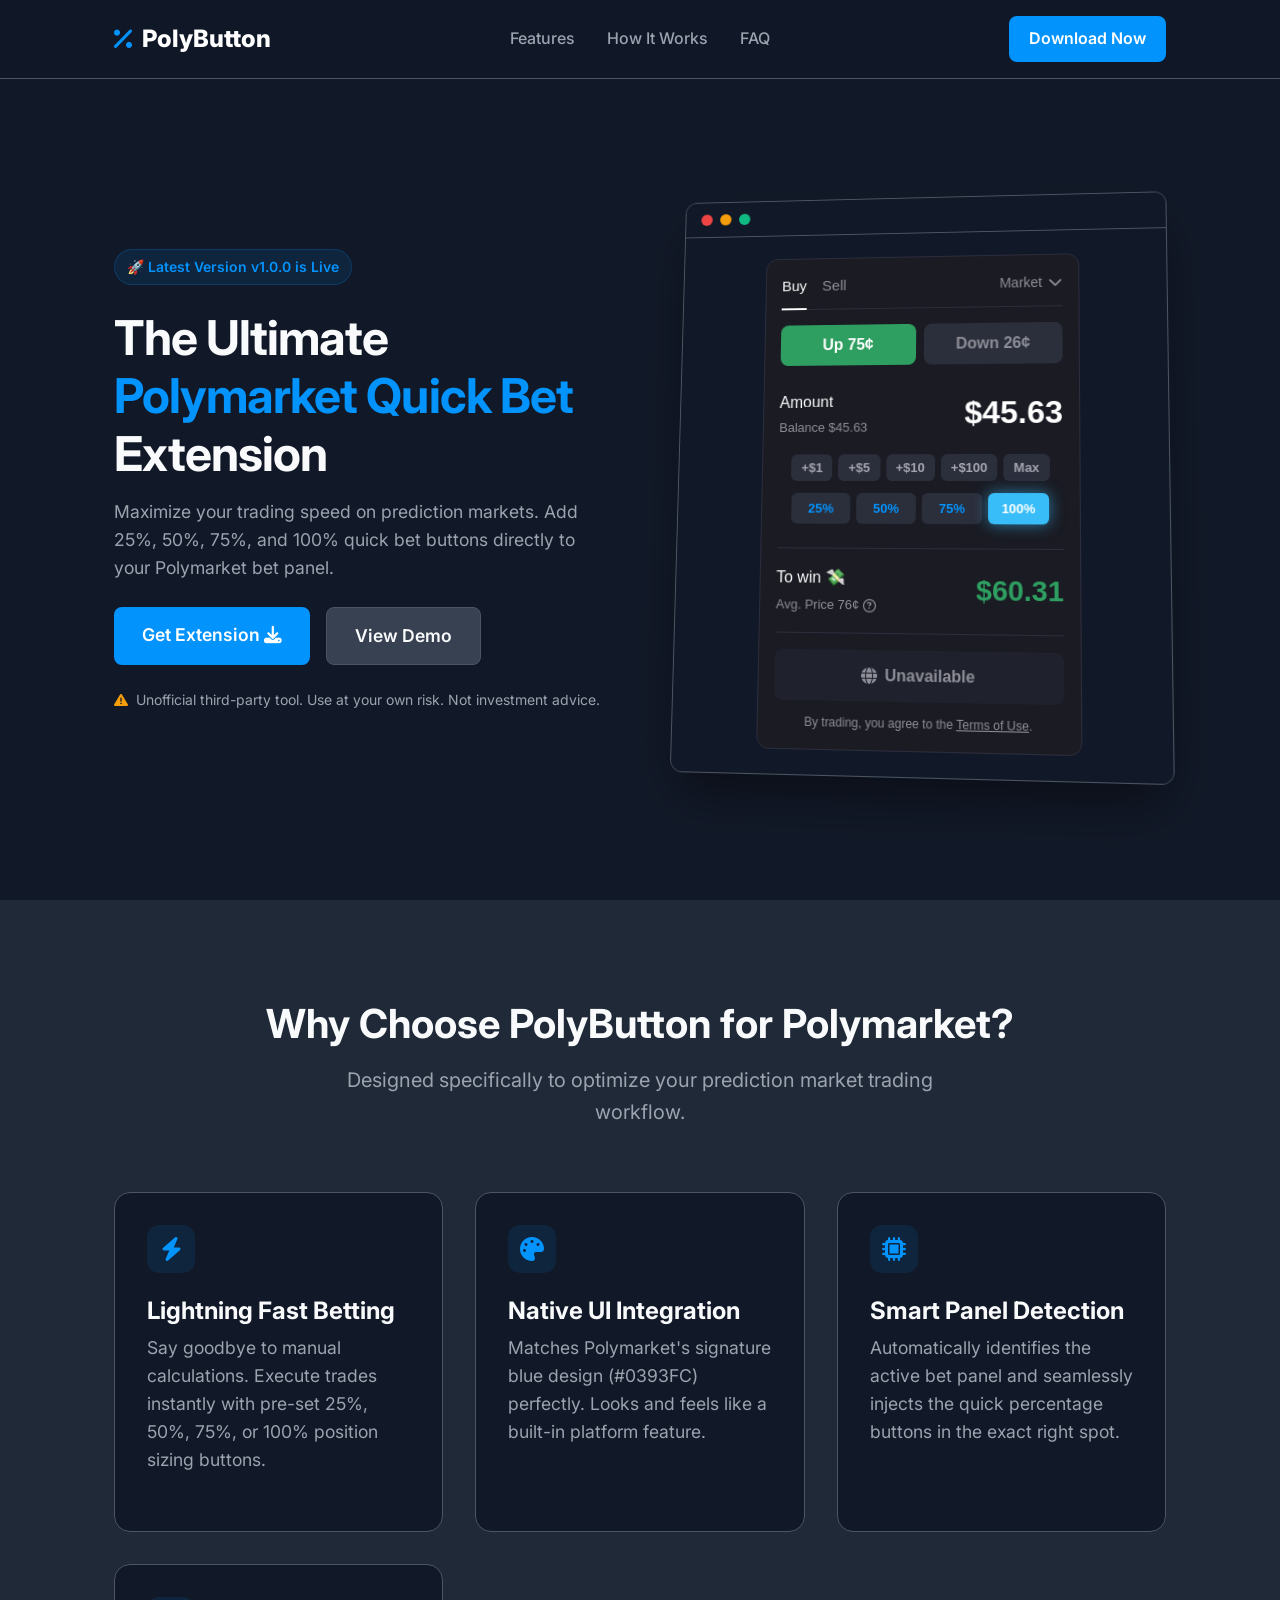
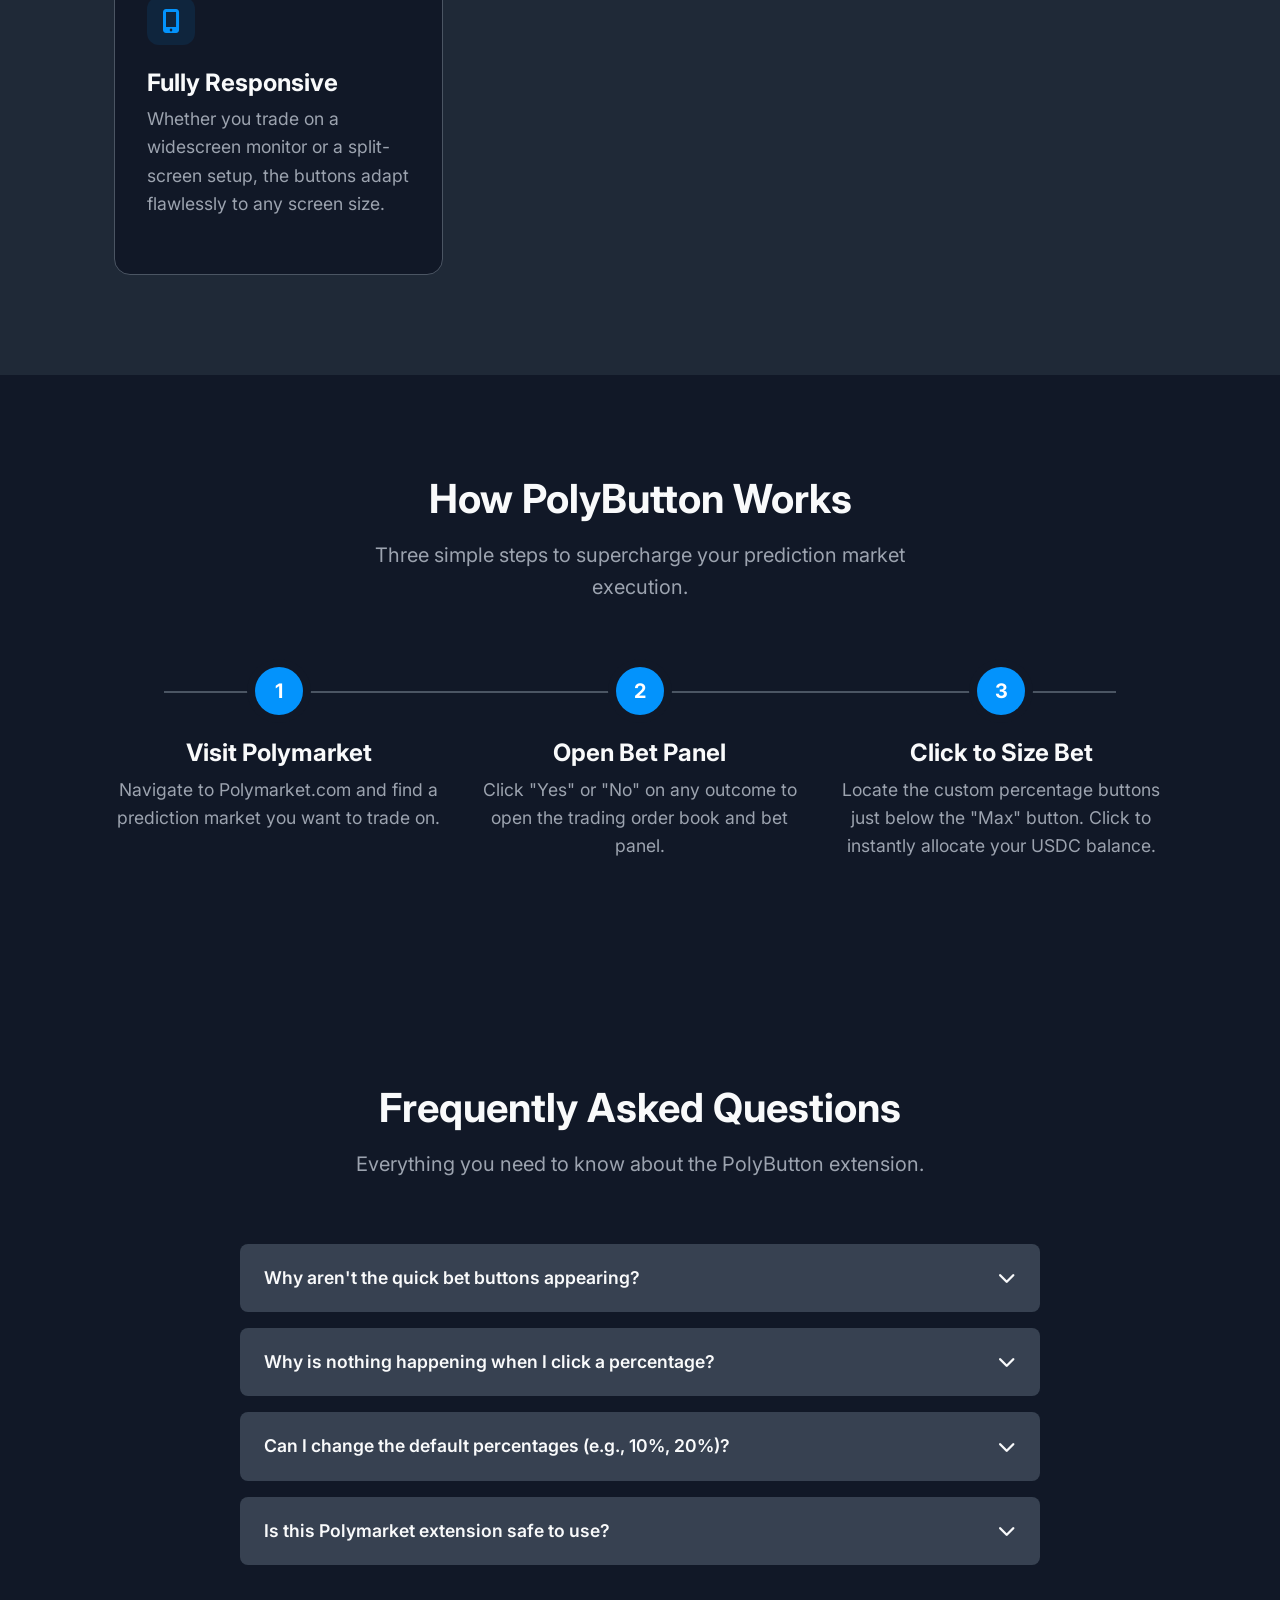
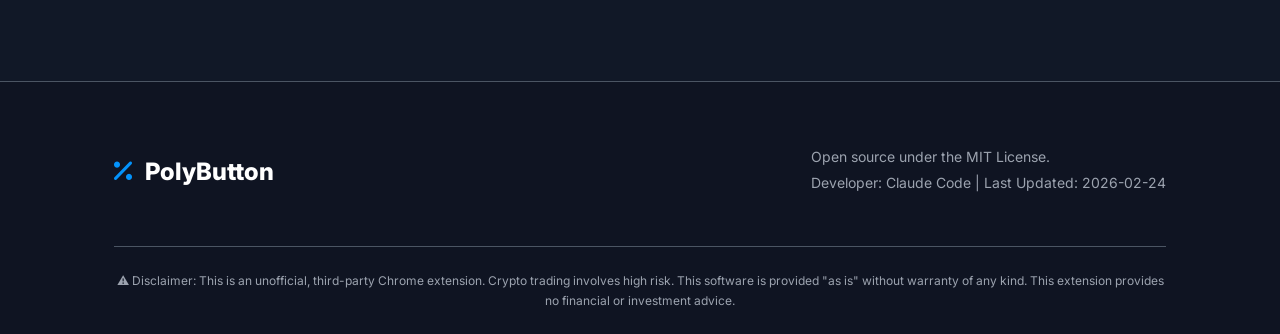
<file: index.html>
<!DOCTYPE html>
<html lang="en">
<head>
    <meta charset="UTF-8">
    <meta name="viewport" content="width=device-width, initial-scale=1.0">
    <title>PolyButton - Best Polymarket Quick Bet Extension | Polymarket Tools</title>
    <meta name="description" content="Enhance your Polymarket trading with PolyButton. A free Chrome extension that adds 25%, 50%, 75%, and 100% quick bet size buttons to your Polymarket bet panel.">
    <meta name="keywords" content="Polymarket extension, Polymarket tools, quick bet, prediction markets trading, Polymarket bet panel, crypto betting, betting tools">
    <link rel="canonical" href="https://polybutton.com/" />
    
    <!-- Open Graph / Facebook -->
    <meta property="og:type" content="website">
    <meta property="og:title" content="PolyButton - Polymarket Quick Bet Extension">
    <meta property="og:description" content="Add 25%, 50%, 75%, 100% quick-set buttons to your Polymarket bet panel for faster trading execution.">
    
    <!-- Twitter -->
    <meta property="twitter:card" content="summary_large_image">
    <meta property="twitter:title" content="PolyButton - Polymarket Quick Bet Extension">
    <meta property="twitter:description" content="Add 25%, 50%, 75%, 100% quick-set buttons to your Polymarket bet panel for faster trading execution.">
    
    <link rel="stylesheet" href="styles.css">
    <link rel="preconnect" href="https://fonts.googleapis.com">
    <link rel="preconnect" href="https://fonts.gstatic.com" crossorigin>
    <link href="https://fonts.googleapis.com/css2?family=Inter:wght@400;500;600;700;800&display=swap" rel="stylesheet">
    <link rel="stylesheet" href="https://cdnjs.cloudflare.com/ajax/libs/font-awesome/6.4.0/css/all.min.css">
</head>
<body>
    <nav class="navbar" aria-label="Main Navigation">
        <div class="container nav-content">
            <div class="logo">
                <i class="fa-solid fa-percent logo-icon" aria-hidden="true"></i>
                <span>PolyButton</span>
            </div>
            <ul class="nav-links">
                <li><a href="#features">Features</a></li>
                <li><a href="#how-it-works">How It Works</a></li>
                <li><a href="#faq">FAQ</a></li>
            </ul>
            <a href="https://github.com/your-repo" class="btn btn-primary nav-btn">Download Now</a>
        </div>
    </nav>

    <main>
        <section class="hero" aria-label="Hero Section">
            <div class="container hero-content">
                <div class="hero-text">
                    <div class="badge">🚀 Latest Version v1.0.0 is Live</div>
                    <h1>The Ultimate<br><span class="highlight">Polymarket Quick Bet</span> Extension</h1>
                    <p>Maximize your trading speed on prediction markets. Add 25%, 50%, 75%, and 100% quick bet buttons directly to your Polymarket bet panel.</p>
                    <div class="hero-actions">
                        <a href="https://github.com/your-repo" class="btn btn-primary btn-large">Get Extension <i class="fa-solid fa-download" aria-hidden="true"></i></a>
                        <a href="#how-it-works" class="btn btn-secondary btn-large">View Demo</a>
                    </div>
                    <div class="disclaimer">
                        <i class="fa-solid fa-triangle-exclamation" aria-hidden="true"></i> 
                        Unofficial third-party tool. Use at your own risk. Not investment advice.
                    </div>
                </div>
                <div class="hero-image" aria-hidden="true">
                    <div class="mockup-window">
                        <div class="mockup-header">
                            <span class="dot red"></span>
                            <span class="dot yellow"></span>
                            <span class="dot green"></span>
                        </div>
                        <div class="mockup-body">
                            <div class="bet-panel real-ui">
                                <div class="bet-tabs">
                                    <div class="tab-group">
                                        <span class="tab active">Buy</span>
                                        <span class="tab">Sell</span>
                                    </div>
                                    <div class="market-dropdown">
                                        <span>Market</span>
                                        <i class="fa-solid fa-chevron-down" aria-hidden="true"></i>
                                    </div>
                                </div>
                                
                                <div class="outcome-buttons">
                                    <button class="outcome-btn yes">Up 75¢</button>
                                    <button class="outcome-btn no">Down 26¢</button>
                                </div>

                                <div class="amount-section">
                                    <div class="amount-header">
                                        <div class="amount-labels">
                                            <div class="label-primary">Amount</div>
                                            <div class="label-secondary">Balance $45.63</div>
                                        </div>
                                        <div class="amount-value">$45.63</div>
                                    </div>
                                    
                                    <div class="quick-add-row">
                                        <button class="qa-btn">+$1</button>
                                        <button class="qa-btn">+$5</button>
                                        <button class="qa-btn">+$10</button>
                                        <button class="qa-btn">+$100</button>
                                        <button class="qa-btn">Max</button>
                                    </div>
                                    
                                    <!-- PolyButton Injected UI -->
                                    <div class="polybutton-row">
                                        <button class="pb-btn">25%</button>
                                        <button class="pb-btn">50%</button>
                                        <button class="pb-btn">75%</button>
                                        <button class="pb-btn active">100%</button>
                                    </div>
                                </div>

                                <div class="summary-section">
                                    <div class="summary-left">
                                        <div class="win-label">To win 💸</div>
                                        <div class="avg-price">Avg. Price 76¢ <i class="fa-regular fa-circle-question" aria-hidden="true"></i></div>
                                    </div>
                                    <div class="summary-right win-amount">$60.31</div>
                                </div>
                                
                                <button class="btn-unavailable"><i class="fa-solid fa-globe" aria-hidden="true"></i> Unavailable</button>
                                <div class="terms-text">By trading, you agree to the <a href="#">Terms of Use</a>.</div>
                            </div>
                        </div>
                    </div>
                </div>
            </div>
        </section>

        <section id="features" class="features">
            <div class="container">
                <div class="section-header">
                    <h2>Why Choose PolyButton for Polymarket?</h2>
                    <p>Designed specifically to optimize your prediction market trading workflow.</p>
                </div>
                <div class="feature-grid">
                    <div class="feature-card">
                        <div class="feature-icon"><i class="fa-solid fa-bolt" aria-hidden="true"></i></div>
                        <h3>Lightning Fast Betting</h3>
                        <p>Say goodbye to manual calculations. Execute trades instantly with pre-set 25%, 50%, 75%, or 100% position sizing buttons.</p>
                    </div>
                    <div class="feature-card">
                        <div class="feature-icon"><i class="fa-solid fa-palette" aria-hidden="true"></i></div>
                        <h3>Native UI Integration</h3>
                        <p>Matches Polymarket's signature blue design (#0393FC) perfectly. Looks and feels like a built-in platform feature.</p>
                    </div>
                    <div class="feature-card">
                        <div class="feature-icon"><i class="fa-solid fa-microchip" aria-hidden="true"></i></div>
                        <h3>Smart Panel Detection</h3>
                        <p>Automatically identifies the active bet panel and seamlessly injects the quick percentage buttons in the exact right spot.</p>
                    </div>
                    <div class="feature-card">
                        <div class="feature-icon"><i class="fa-solid fa-mobile-screen-button" aria-hidden="true"></i></div>
                        <h3>Fully Responsive</h3>
                        <p>Whether you trade on a widescreen monitor or a split-screen setup, the buttons adapt flawlessly to any screen size.</p>
                    </div>
                </div>
            </div>
        </section>

        <section id="how-it-works" class="how-it-works">
            <div class="container">
                <div class="section-header">
                    <h2>How PolyButton Works</h2>
                    <p>Three simple steps to supercharge your prediction market execution.</p>
                </div>
                <div class="steps-container">
                    <div class="step">
                        <div class="step-number">1</div>
                        <h3>Visit Polymarket</h3>
                        <p>Navigate to Polymarket.com and find a prediction market you want to trade on.</p>
                    </div>
                    <div class="step">
                        <div class="step-number">2</div>
                        <h3>Open Bet Panel</h3>
                        <p>Click "Yes" or "No" on any outcome to open the trading order book and bet panel.</p>
                    </div>
                    <div class="step">
                        <div class="step-number">3</div>
                        <h3>Click to Size Bet</h3>
                        <p>Locate the custom percentage buttons just below the "Max" button. Click to instantly allocate your USDC balance.</p>
                    </div>
                </div>
            </div>
        </section>

        <section id="faq" class="faq">
            <div class="container">
                <div class="section-header">
                    <h2>Frequently Asked Questions</h2>
                    <p>Everything you need to know about the PolyButton extension.</p>
                </div>
                <div class="faq-list">
                    <div class="faq-item">
                        <div class="faq-question">
                            <span>Why aren't the quick bet buttons appearing?</span>
                            <i class="fa-solid fa-chevron-down" aria-hidden="true"></i>
                        </div>
                        <div class="faq-answer">
                            <p>Ensure you are on the official Polymarket website and the extension is enabled. Try refreshing the page. The buttons only appear when a bet panel is open.</p>
                        </div>
                    </div>
                    <div class="faq-item">
                        <div class="faq-question">
                            <span>Why is nothing happening when I click a percentage?</span>
                            <i class="fa-solid fa-chevron-down" aria-hidden="true"></i>
                        </div>
                        <div class="faq-answer">
                            <p>The Polymarket interface might still be loading, or your wallet balance hasn't synced. Wait a few seconds and try again. You can also check the browser console (F12) for troubleshooting.</p>
                        </div>
                    </div>
                    <div class="faq-item">
                        <div class="faq-question">
                            <span>Can I change the default percentages (e.g., 10%, 20%)?</span>
                            <i class="fa-solid fa-chevron-down" aria-hidden="true"></i>
                        </div>
                        <div class="faq-answer">
                            <p>Yes! Open the extension folder, edit the <code>content.js</code> file, and modify the <code>percentages</code> array inside the <code>CONFIG</code> object to match your trading strategy.</p>
                        </div>
                    </div>
                    <div class="faq-item">
                        <div class="faq-question">
                            <span>Is this Polymarket extension safe to use?</span>
                            <i class="fa-solid fa-chevron-down" aria-hidden="true"></i>
                        </div>
                        <div class="faq-answer">
                            <p>100% safe. PolyButton is an open-source frontend script. It only performs local DOM manipulation to inject buttons and calculate math. It does not access, collect, or transmit your private keys, wallet data, or any sensitive information.</p>
                        </div>
                    </div>
                </div>
            </div>
        </section>
    </main>

    <footer class="footer">
        <div class="container">
            <div class="footer-content">
                <div class="footer-logo">
                    <i class="fa-solid fa-percent" aria-hidden="true"></i> PolyButton
                </div>
                <div class="footer-info">
                    <p>Open source under the MIT License.</p>
                    <p>Developer: Claude Code | Last Updated: 2026-02-24</p>
                </div>
            </div>
            <div class="footer-bottom">
                <p>⚠️ Disclaimer: This is an unofficial, third-party Chrome extension. Crypto trading involves high risk. This software is provided "as is" without warranty of any kind. This extension provides no financial or investment advice.</p>
            </div>
        </div>
    </footer>

    <script src="script.js"></script>
</body>
</html>
</file>
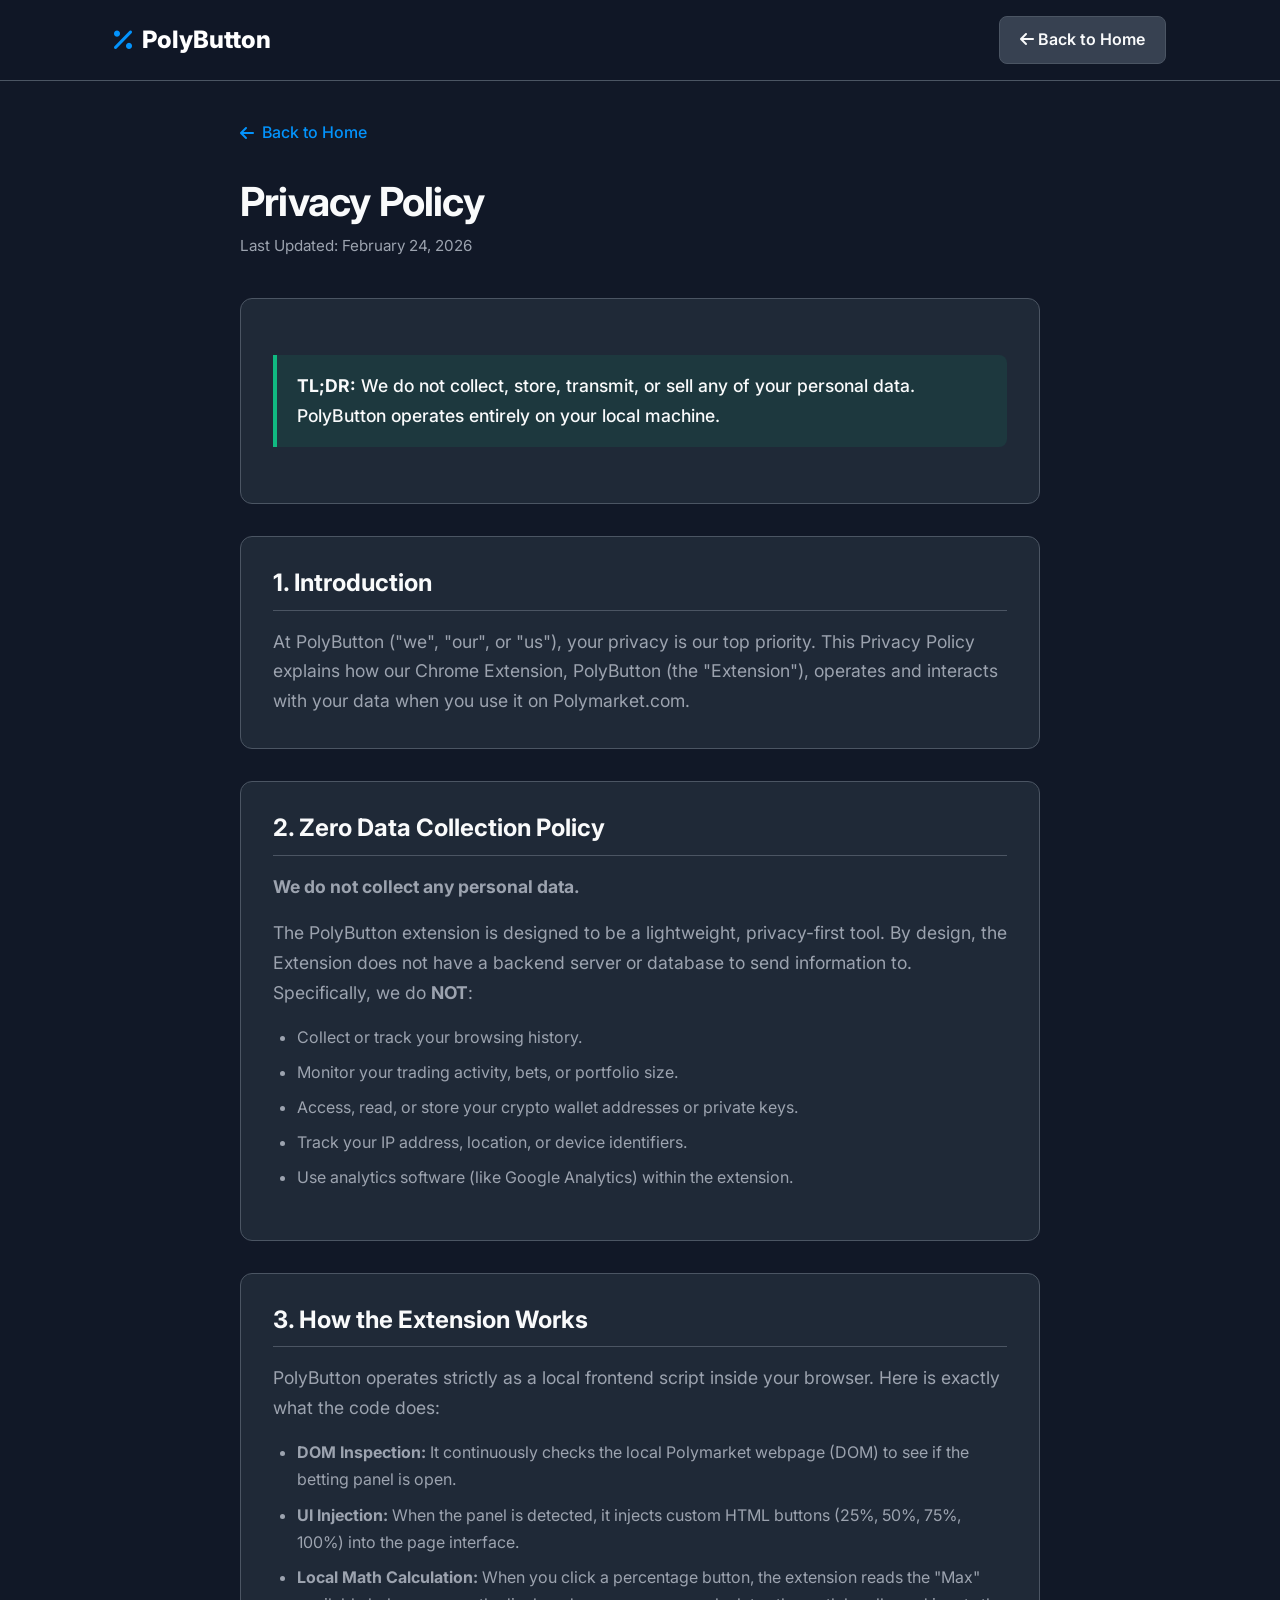
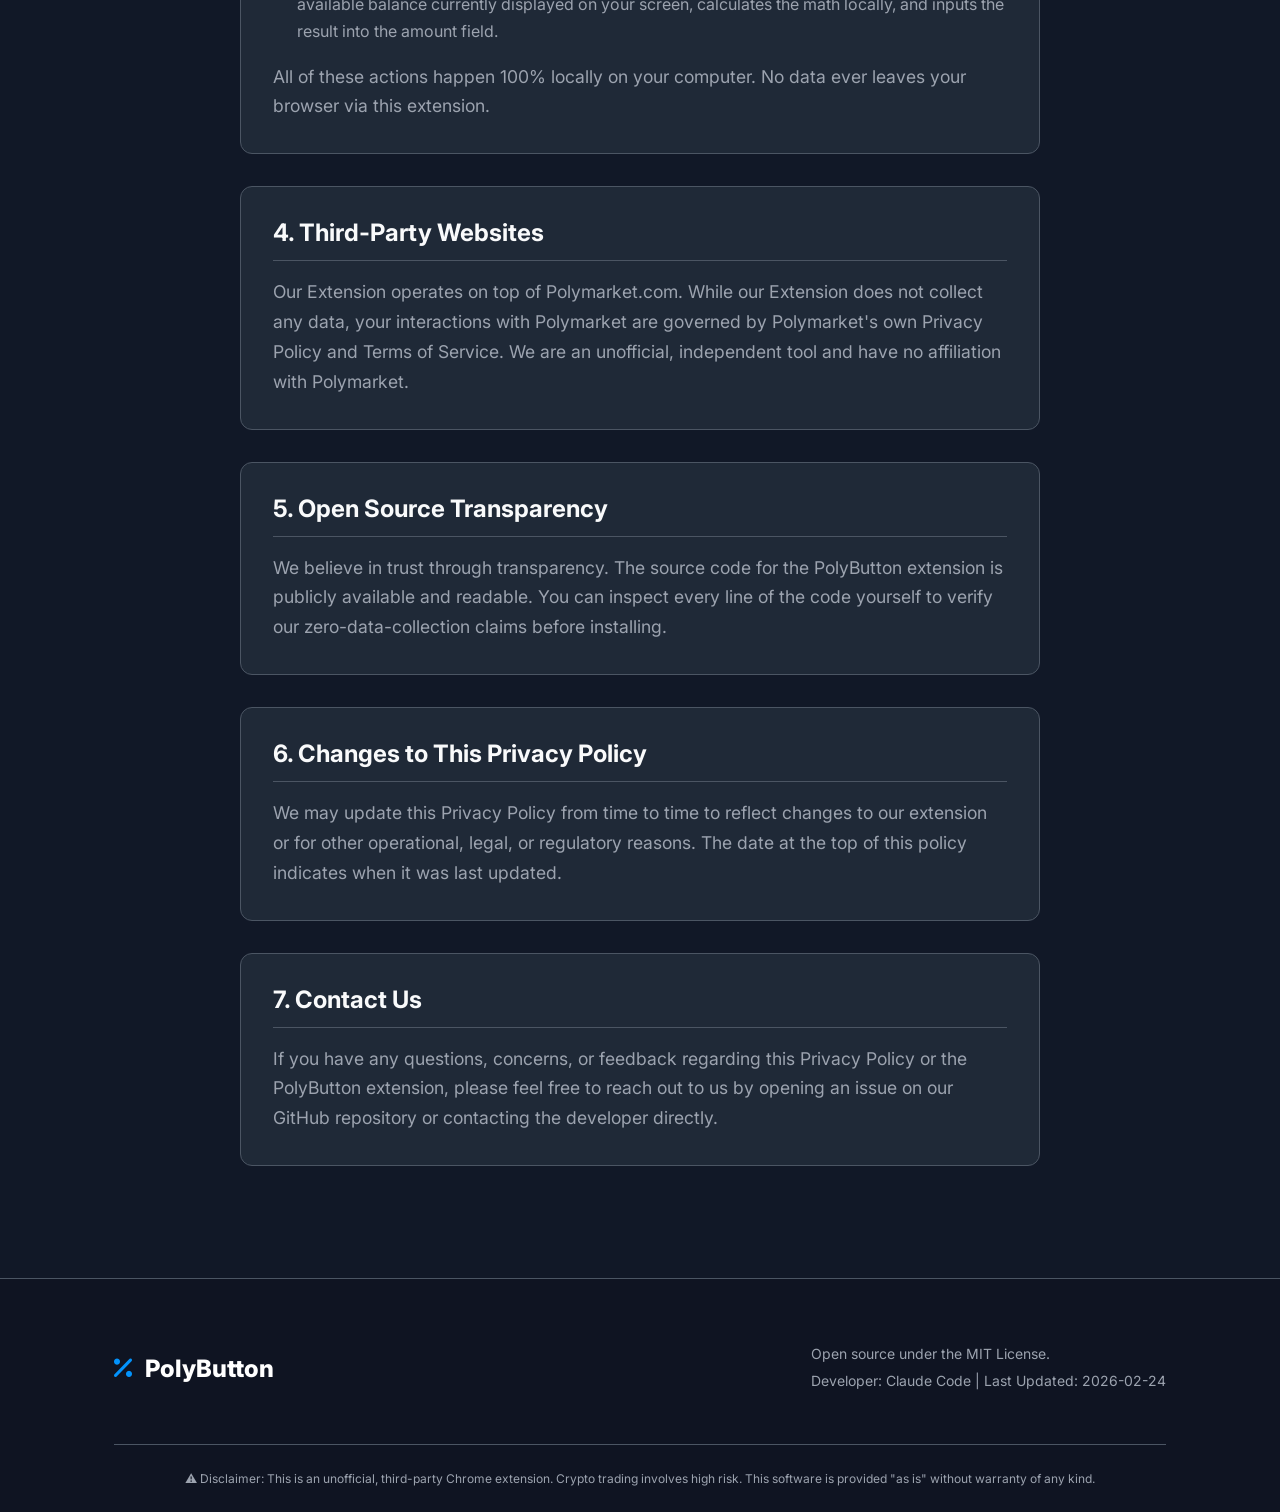
<file: privacy.html>
<!DOCTYPE html>
<html lang="en">
<head>
    <meta charset="UTF-8">
    <meta name="viewport" content="width=device-width, initial-scale=1.0">
    <title>Privacy Policy | PolyButton - Polymarket Quick Bet Extension</title>
    <meta name="description" content="Privacy Policy for PolyButton. Learn how our Polymarket Quick Bet Extension completely respects your privacy by operating 100% locally with zero data collection.">
    
    <link rel="stylesheet" href="styles.css">
    <link rel="preconnect" href="https://fonts.googleapis.com">
    <link rel="preconnect" href="https://fonts.gstatic.com" crossorigin>
    <link href="https://fonts.googleapis.com/css2?family=Inter:wght@400;500;600;700;800&display=swap" rel="stylesheet">
    <link rel="stylesheet" href="https://cdnjs.cloudflare.com/ajax/libs/font-awesome/6.4.0/css/all.min.css">
    
    <style>
        .privacy-content {
            padding: 120px 0 80px;
            max-width: 800px;
            margin: 0 auto;
        }
        .privacy-content h1 {
            font-size: 2.5rem;
            margin-bottom: 8px;
        }
        .last-updated {
            color: var(--text-muted);
            margin-bottom: 40px;
            font-size: 0.95rem;
        }
        .privacy-section {
            background-color: var(--bg-secondary);
            border: 1px solid var(--border);
            border-radius: 12px;
            padding: 32px;
            margin-bottom: 32px;
        }
        .privacy-section h2 {
            font-size: 1.5rem;
            color: var(--text-main);
            margin-bottom: 16px;
            border-bottom: 1px solid var(--border);
            padding-bottom: 12px;
        }
        .privacy-section p {
            margin-bottom: 16px;
            color: var(--text-muted);
            line-height: 1.7;
        }
        .privacy-section p:last-child {
            margin-bottom: 0;
        }
        .privacy-section ul {
            margin-bottom: 16px;
            padding-left: 24px;
            color: var(--text-muted);
        }
        .privacy-section li {
            margin-bottom: 8px;
            line-height: 1.7;
        }
        .highlight-box {
            background-color: rgba(16, 185, 129, 0.1);
            border-left: 4px solid var(--accent-green);
            padding: 16px 20px;
            border-radius: 0 8px 8px 0;
            margin: 24px 0;
        }
        .highlight-box p {
            color: var(--text-main);
            font-weight: 500;
            margin-bottom: 0;
        }
        .back-link {
            display: inline-flex;
            align-items: center;
            gap: 8px;
            margin-bottom: 32px;
            font-weight: 500;
        }
    </style>
</head>
<body>
    <nav class="navbar" aria-label="Main Navigation">
        <div class="container nav-content">
            <div class="logo">
                <i class="fa-solid fa-percent logo-icon" aria-hidden="true"></i>
                <a href="index.html" style="color: inherit;">PolyButton</a>
            </div>
            <a href="index.html" class="btn btn-secondary nav-btn"><i class="fa-solid fa-arrow-left"></i> Back to Home</a>
        </div>
    </nav>

    <main class="container privacy-content">
        <a href="index.html" class="back-link"><i class="fa-solid fa-arrow-left"></i> Back to Home</a>
        
        <h1>Privacy Policy</h1>
        <div class="last-updated">Last Updated: February 24, 2026</div>

        <div class="privacy-section">
            <div class="highlight-box">
                <p><strong>TL;DR:</strong> We do not collect, store, transmit, or sell any of your personal data. PolyButton operates entirely on your local machine.</p>
            </div>
        </div>

        <div class="privacy-section">
            <h2>1. Introduction</h2>
            <p>At PolyButton ("we", "our", or "us"), your privacy is our top priority. This Privacy Policy explains how our Chrome Extension, PolyButton (the "Extension"), operates and interacts with your data when you use it on Polymarket.com.</p>
        </div>

        <div class="privacy-section">
            <h2>2. Zero Data Collection Policy</h2>
            <p><strong>We do not collect any personal data.</strong></p>
            <p>The PolyButton extension is designed to be a lightweight, privacy-first tool. By design, the Extension does not have a backend server or database to send information to. Specifically, we do <strong>NOT</strong>:</p>
            <ul>
                <li>Collect or track your browsing history.</li>
                <li>Monitor your trading activity, bets, or portfolio size.</li>
                <li>Access, read, or store your crypto wallet addresses or private keys.</li>
                <li>Track your IP address, location, or device identifiers.</li>
                <li>Use analytics software (like Google Analytics) within the extension.</li>
            </ul>
        </div>

        <div class="privacy-section">
            <h2>3. How the Extension Works</h2>
            <p>PolyButton operates strictly as a local frontend script inside your browser. Here is exactly what the code does:</p>
            <ul>
                <li><strong>DOM Inspection:</strong> It continuously checks the local Polymarket webpage (DOM) to see if the betting panel is open.</li>
                <li><strong>UI Injection:</strong> When the panel is detected, it injects custom HTML buttons (25%, 50%, 75%, 100%) into the page interface.</li>
                <li><strong>Local Math Calculation:</strong> When you click a percentage button, the extension reads the "Max" available balance currently displayed on your screen, calculates the math locally, and inputs the result into the amount field.</li>
            </ul>
            <p>All of these actions happen 100% locally on your computer. No data ever leaves your browser via this extension.</p>
        </div>

        <div class="privacy-section">
            <h2>4. Third-Party Websites</h2>
            <p>Our Extension operates on top of Polymarket.com. While our Extension does not collect any data, your interactions with Polymarket are governed by Polymarket's own Privacy Policy and Terms of Service. We are an unofficial, independent tool and have no affiliation with Polymarket.</p>
        </div>

        <div class="privacy-section">
            <h2>5. Open Source Transparency</h2>
            <p>We believe in trust through transparency. The source code for the PolyButton extension is publicly available and readable. You can inspect every line of the code yourself to verify our zero-data-collection claims before installing.</p>
        </div>

        <div class="privacy-section">
            <h2>6. Changes to This Privacy Policy</h2>
            <p>We may update this Privacy Policy from time to time to reflect changes to our extension or for other operational, legal, or regulatory reasons. The date at the top of this policy indicates when it was last updated.</p>
        </div>

        <div class="privacy-section">
            <h2>7. Contact Us</h2>
            <p>If you have any questions, concerns, or feedback regarding this Privacy Policy or the PolyButton extension, please feel free to reach out to us by opening an issue on our GitHub repository or contacting the developer directly.</p>
        </div>
    </main>

    <footer class="footer">
        <div class="container">
            <div class="footer-content">
                <div class="footer-logo">
                    <i class="fa-solid fa-percent" aria-hidden="true"></i> PolyButton
                </div>
                <div class="footer-info">
                    <p>Open source under the MIT License.</p>
                    <p>Developer: Claude Code | Last Updated: 2026-02-24</p>
                </div>
            </div>
            <div class="footer-bottom">
                <p>⚠️ Disclaimer: This is an unofficial, third-party Chrome extension. Crypto trading involves high risk. This software is provided "as is" without warranty of any kind.</p>
            </div>
        </div>
    </footer>
</body>
</html>
</file>
<file: styles.css>
:root {
    --primary: #0393FC;
    --primary-hover: #0276cb;
    --bg-main: #111827;
    --bg-secondary: #1F2937;
    --bg-card: #374151;
    --text-main: #F9FAFB;
    --text-muted: #9CA3AF;
    --border: #4B5563;
    --accent-red: #EF4444;
    --accent-yellow: #F59E0B;
    --accent-green: #10B981;
    --font-family: 'Inter', -apple-system, BlinkMacSystemFont, "Segoe UI", Roboto, Helvetica, Arial, sans-serif;
    --radius: 8px;
    --transition: 0.3s ease;
}

* {
    margin: 0;
    padding: 0;
    box-sizing: border-box;
}

body {
    font-family: var(--font-family);
    background-color: var(--bg-main);
    color: var(--text-main);
    line-height: 1.6;
    scroll-behavior: smooth;
    overflow-x: hidden;
}

a {
    color: var(--primary);
    text-decoration: none;
    transition: color var(--transition);
}

a:hover {
    color: var(--primary-hover);
}

.container {
    max-width: 1100px;
    margin: 0 auto;
    padding: 0 24px;
}

/* Typography */
h1, h2, h3 {
    font-weight: 700;
    line-height: 1.2;
    margin-bottom: 16px;
}

h1 {
    font-size: 3rem;
    letter-spacing: -0.02em;
}

h2 {
    font-size: 2.25rem;
}

h3 {
    font-size: 1.5rem;
    margin-bottom: 8px;
}

p {
    color: var(--text-muted);
    font-size: 1.1rem;
    margin-bottom: 24px;
}

/* Buttons */
.btn {
    display: inline-block;
    padding: 10px 20px;
    border-radius: var(--radius);
    font-weight: 600;
    text-align: center;
    cursor: pointer;
    transition: all var(--transition);
    border: none;
    font-family: var(--font-family);
}

.btn-primary {
    background-color: var(--primary);
    color: white;
}

.btn-primary:hover {
    background-color: var(--primary-hover);
    color: white;
    transform: translateY(-2px);
    box-shadow: 0 4px 12px rgba(3, 147, 252, 0.3);
}

.btn-secondary {
    background-color: var(--bg-card);
    color: var(--text-main);
    border: 1px solid var(--border);
}

.btn-secondary:hover {
    background-color: var(--border);
    color: white;
    transform: translateY(-2px);
}

.btn-large {
    padding: 14px 28px;
    font-size: 1.1rem;
}

/* Navbar */
.navbar {
    position: fixed;
    top: 0;
    width: 100%;
    background-color: rgba(17, 24, 39, 0.9);
    backdrop-filter: blur(10px);
    z-index: 1000;
    border-bottom: 1px solid var(--border);
    padding: 16px 0;
}

.nav-content {
    display: flex;
    justify-content: space-between;
    align-items: center;
}

.logo {
    display: flex;
    align-items: center;
    gap: 10px;
    font-size: 1.5rem;
    font-weight: 800;
    color: white;
}

.logo-icon {
    color: var(--primary);
}

.nav-links {
    display: flex;
    list-style: none;
    gap: 32px;
}

.nav-links a {
    color: var(--text-muted);
    font-weight: 500;
}

.nav-links a:hover {
    color: white;
}

/* Hero Section */
.hero {
    padding: 160px 0 100px;
    display: flex;
    align-items: center;
    min-height: 100vh;
}

.hero-content {
    display: grid;
    grid-template-columns: 1fr 1fr;
    gap: 64px;
    align-items: center;
}

.badge {
    display: inline-block;
    padding: 6px 12px;
    background-color: rgba(3, 147, 252, 0.1);
    color: var(--primary);
    border: 1px solid rgba(3, 147, 252, 0.2);
    border-radius: 20px;
    font-size: 0.875rem;
    font-weight: 600;
    margin-bottom: 24px;
}

.highlight {
    color: var(--primary);
}

.hero-actions {
    display: flex;
    gap: 16px;
    margin-bottom: 24px;
}

.disclaimer {
    font-size: 0.875rem;
    color: var(--text-muted);
    display: flex;
    align-items: center;
    gap: 8px;
}

.disclaimer i {
    color: var(--accent-yellow);
}

/* Mockup UI */
.mockup-window {
    background-color: var(--bg-secondary);
    border-radius: 12px;
    border: 1px solid var(--border);
    overflow: hidden;
    box-shadow: 0 25px 50px -12px rgba(0, 0, 0, 0.5);
    transform: perspective(1000px) rotateY(-5deg) rotateX(5deg);
    transition: transform 0.5s ease;
}

.mockup-window:hover {
    transform: perspective(1000px) rotateY(0) rotateX(0);
}

.mockup-header {
    background-color: var(--bg-main);
    padding: 12px 16px;
    display: flex;
    gap: 8px;
    border-bottom: 1px solid var(--border);
}

.dot {
    width: 12px;
    height: 12px;
    border-radius: 50%;
}

.dot.red { background-color: var(--accent-red); }
.dot.yellow { background-color: var(--accent-yellow); }
.dot.green { background-color: var(--accent-green); }

.mockup-body {
    padding: 24px;
    display: flex;
    justify-content: center;
    background-color: #111827;
}

.bet-panel {
    border-radius: 12px;
    width: 100%;
    max-width: 340px;
}

/* Real UI Mockup */
.bet-panel.real-ui {
    background-color: #1a1b23;
    color: #fff;
    font-family: -apple-system, BlinkMacSystemFont, "Segoe UI", Roboto, Helvetica, Arial, sans-serif;
    border-radius: 12px;
    padding: 16px;
    width: 320px;
    border: 1px solid #2d2e3d;
}

.bet-tabs {
    display: flex;
    justify-content: space-between;
    align-items: center;
    margin-bottom: 16px;
    border-bottom: 1px solid #2d2e3d;
    padding-bottom: 12px;
}

.tab-group {
    display: flex;
    gap: 16px;
}

.tab {
    color: #8e8f98;
    font-size: 15px;
    font-weight: 500;
    cursor: pointer;
    position: relative;
}

.tab.active {
    color: #fff;
}

.tab.active::after {
    content: '';
    position: absolute;
    bottom: -13px;
    left: 0;
    right: 0;
    height: 2px;
    background-color: #fff;
}

.market-dropdown {
    color: #8e8f98;
    font-size: 14px;
    display: flex;
    align-items: center;
    gap: 6px;
    cursor: pointer;
}

.outcome-buttons {
    display: flex;
    gap: 8px;
    margin-bottom: 24px;
}

.outcome-btn {
    flex: 1;
    padding: 12px;
    border-radius: 8px;
    font-weight: 600;
    font-size: 16px;
    border: none;
    cursor: pointer;
    color: #fff;
}

.outcome-btn.yes {
    background-color: #2e9f60;
}

.outcome-btn.no {
    background-color: #2b2e3b;
    color: #8e8f98;
}

.amount-section {
    margin-bottom: 24px;
}

.amount-header {
    display: flex;
    justify-content: space-between;
    align-items: flex-end;
    margin-bottom: 16px;
}

.amount-labels {
    display: flex;
    flex-direction: column;
    gap: 4px;
}

.label-primary {
    font-size: 16px;
    color: #fff;
    font-weight: 500;
}

.label-secondary {
    font-size: 13px;
    color: #8e8f98;
}

.amount-value {
    font-size: 32px;
    font-weight: 600;
    color: #fff;
}

.quick-add-row {
    display: flex;
    gap: 6px;
    margin-bottom: 12px;
    justify-content: center;
}

.qa-btn {
    background-color: #2b2e3b;
    color: #a4a5b0;
    border: none;
    border-radius: 6px;
    padding: 6px 10px;
    font-size: 13px;
    font-weight: 600;
    cursor: pointer;
}

.qa-btn:hover {
    background-color: #3b3e4f;
    color: #fff;
}

/* Injected PolyButton UI */
.polybutton-row {
    display: flex;
    gap: 6px;
    justify-content: center;
}

.pb-btn {
    flex: 1;
    max-width: 60px;
    background-color: #0393fc;
    color: #fff;
    border: none;
    border-radius: 6px;
    padding: 8px 0;
    font-size: 13px;
    font-weight: 600;
    cursor: pointer;
    box-shadow: 0 0 10px rgba(3, 147, 252, 0.4);
}

.pb-btn.active {
    background-color: #38bdf8;
    box-shadow: 0 0 15px rgba(56, 189, 248, 0.6);
}

.pb-btn:not(.active) {
    background-color: #2b2e3b;
    color: #0393fc;
    box-shadow: none;
}

.summary-section {
    display: flex;
    justify-content: space-between;
    align-items: center;
    padding: 16px 0;
    border-top: 1px solid #2d2e3d;
    border-bottom: 1px solid #2d2e3d;
    margin-bottom: 16px;
}

.summary-left {
    display: flex;
    flex-direction: column;
    gap: 4px;
}

.win-label {
    font-size: 16px;
    color: #fff;
    font-weight: 500;
}

.avg-price {
    font-size: 13px;
    color: #8e8f98;
    display: flex;
    align-items: center;
    gap: 4px;
}

.win-amount {
    font-size: 28px;
    font-weight: 600;
    color: #2e9f60;
}

.btn-unavailable {
    width: 100%;
    background-color: #1f212c;
    color: #8e8f98;
    border: none;
    padding: 16px;
    border-radius: 8px;
    font-weight: 600;
    font-size: 16px;
    display: flex;
    justify-content: center;
    align-items: center;
    gap: 8px;
    margin-bottom: 12px;
}

.terms-text {
    text-align: center;
    font-size: 12px;
    color: #8e8f98;
}

.terms-text a {
    color: #8e8f98;
    text-decoration: underline;
}

/* Sections Global */
section {
    padding: 100px 0;
}

.section-header {
    text-align: center;
    margin-bottom: 64px;
}

.section-header h2 {
    font-size: 2.5rem;
}

.section-header p {
    font-size: 1.25rem;
    max-width: 600px;
    margin: 0 auto;
}

/* Features */
.features {
    background-color: var(--bg-secondary);
}

.feature-grid {
    display: grid;
    grid-template-columns: repeat(auto-fit, minmax(250px, 1fr));
    gap: 32px;
}

.feature-card {
    background-color: var(--bg-main);
    padding: 32px;
    border-radius: 16px;
    border: 1px solid var(--border);
    transition: transform var(--transition), box-shadow var(--transition);
}

.feature-card:hover {
    transform: translateY(-5px);
    box-shadow: 0 10px 30px rgba(0, 0, 0, 0.2);
    border-color: var(--primary);
}

.feature-icon {
    width: 48px;
    height: 48px;
    background-color: rgba(3, 147, 252, 0.1);
    color: var(--primary);
    border-radius: 12px;
    display: flex;
    align-items: center;
    justify-content: center;
    font-size: 1.5rem;
    margin-bottom: 24px;
}

/* How it works */
.steps-container {
    display: grid;
    grid-template-columns: repeat(3, 1fr);
    gap: 32px;
    position: relative;
}

.steps-container::before {
    content: '';
    position: absolute;
    top: 24px;
    left: 50px;
    right: 50px;
    height: 2px;
    background-color: var(--border);
    z-index: 1;
}

.step {
    text-align: center;
    position: relative;
    z-index: 2;
}

.step-number {
    width: 48px;
    height: 48px;
    background-color: var(--primary);
    color: white;
    border-radius: 50%;
    display: flex;
    align-items: center;
    justify-content: center;
    font-size: 1.25rem;
    font-weight: 700;
    margin: 0 auto 24px;
    box-shadow: 0 0 0 8px var(--bg-main);
}

/* Installation */
.installation {
    background-color: var(--bg-secondary);
}

.install-card {
    background-color: var(--bg-main);
    border-radius: 16px;
    border: 1px solid var(--border);
    overflow: hidden;
}

.install-content {
    padding: 48px;
}

.install-content h2 {
    display: flex;
    align-items: center;
    gap: 12px;
    margin-bottom: 16px;
}

.install-steps {
    padding-left: 24px;
    margin-bottom: 32px;
    color: var(--text-main);
}

.install-steps li {
    margin-bottom: 16px;
    font-size: 1.1rem;
}

.install-steps code {
    background-color: var(--bg-card);
    padding: 4px 8px;
    border-radius: 4px;
    font-family: monospace;
    color: var(--primary);
}

.config-note {
    background-color: var(--bg-card);
    padding: 24px;
    border-radius: 8px;
    border-left: 4px solid var(--primary);
}

.config-note pre {
    background-color: #000;
    padding: 16px;
    border-radius: 8px;
    margin-top: 16px;
    overflow-x: auto;
}

.config-note code {
    color: #10B981;
    font-family: monospace;
}

/* FAQ */
.faq-list {
    max-width: 800px;
    margin: 0 auto;
}

.faq-item {
    background-color: var(--bg-card);
    border-radius: 8px;
    margin-bottom: 16px;
    overflow: hidden;
}

.faq-question {
    padding: 20px 24px;
    display: flex;
    justify-content: space-between;
    align-items: center;
    cursor: pointer;
    font-weight: 600;
    font-size: 1.1rem;
    transition: background-color var(--transition);
}

.faq-question:hover {
    background-color: var(--border);
}

.faq-question i {
    transition: transform var(--transition);
}

.faq-item.active .faq-question i {
    transform: rotate(180deg);
}

.faq-answer {
    padding: 0 24px;
    max-height: 0;
    overflow: hidden;
    transition: max-height 0.3s ease, padding 0.3s ease;
}

.faq-item.active .faq-answer {
    padding: 0 24px 20px;
    max-height: 200px;
}

.faq-answer p {
    margin-bottom: 0;
}

/* Footer */
.footer {
    background-color: #0f1422;
    padding: 64px 0 24px;
    border-top: 1px solid var(--border);
}

.footer-content {
    display: flex;
    justify-content: space-between;
    align-items: center;
    margin-bottom: 48px;
    flex-wrap: wrap;
    gap: 24px;
}

.footer-logo {
    font-size: 1.5rem;
    font-weight: 800;
    color: white;
}

.footer-logo i {
    color: var(--primary);
    margin-right: 8px;
}

.footer-info p {
    margin-bottom: 4px;
    font-size: 0.875rem;
}

.footer-bottom {
    border-top: 1px solid var(--border);
    padding-top: 24px;
    text-align: center;
}

.footer-bottom p {
    font-size: 0.75rem;
    color: var(--text-muted);
    margin-bottom: 0;
}

/* Responsive Design */
@media (max-width: 992px) {
    .hero-content {
        grid-template-columns: 1fr;
        text-align: center;
    }
    
    .hero-actions {
        justify-content: center;
    }

    .disclaimer {
        justify-content: center;
    }

    .mockup-window {
        margin: 0 auto;
        transform: none;
    }
    
    .mockup-window:hover {
        transform: none;
    }
}

@media (max-width: 768px) {
    .nav-links, .nav-btn {
        display: none;
    }
    
    h1 {
        font-size: 2.5rem;
    }

    .steps-container {
        grid-template-columns: 1fr;
    }

    .steps-container::before {
        display: none;
    }

    .install-content {
        padding: 24px;
    }
    
    .hero {
        padding: 120px 0 60px;
    }
}
</file>
